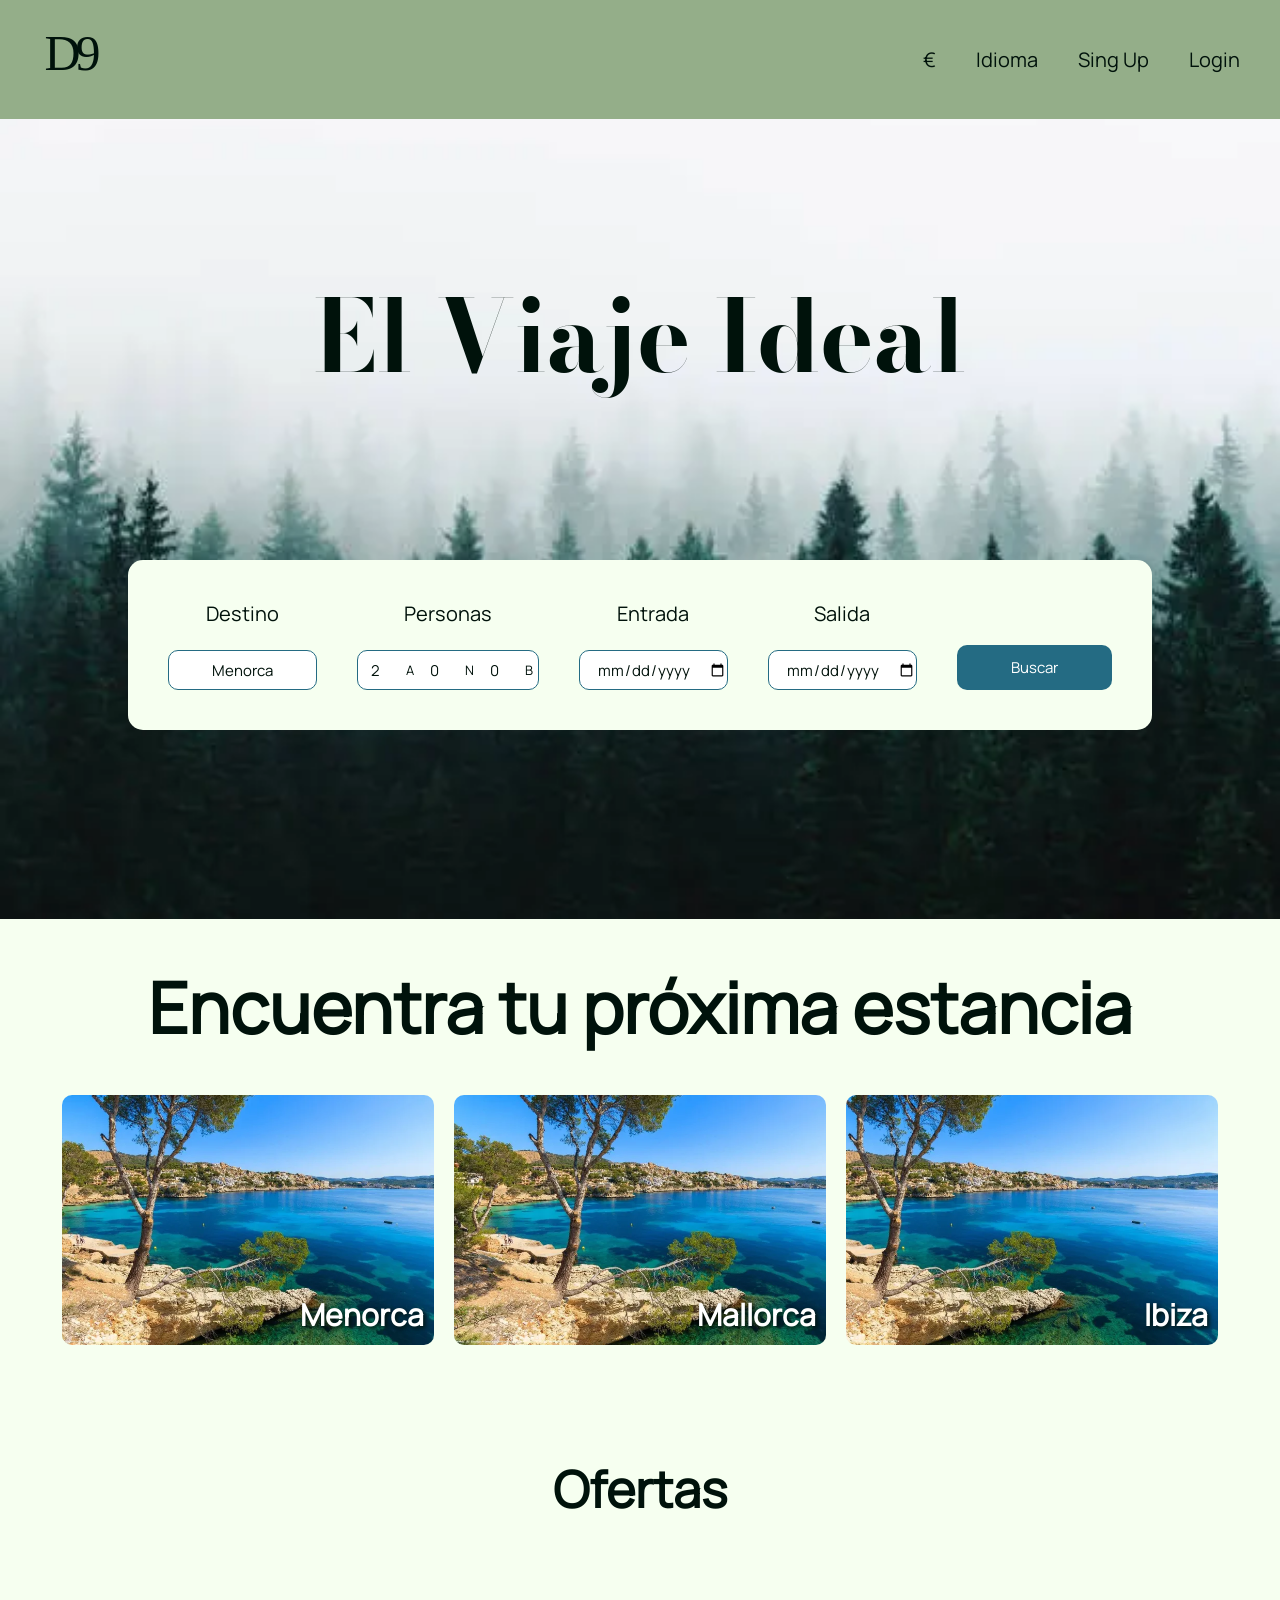
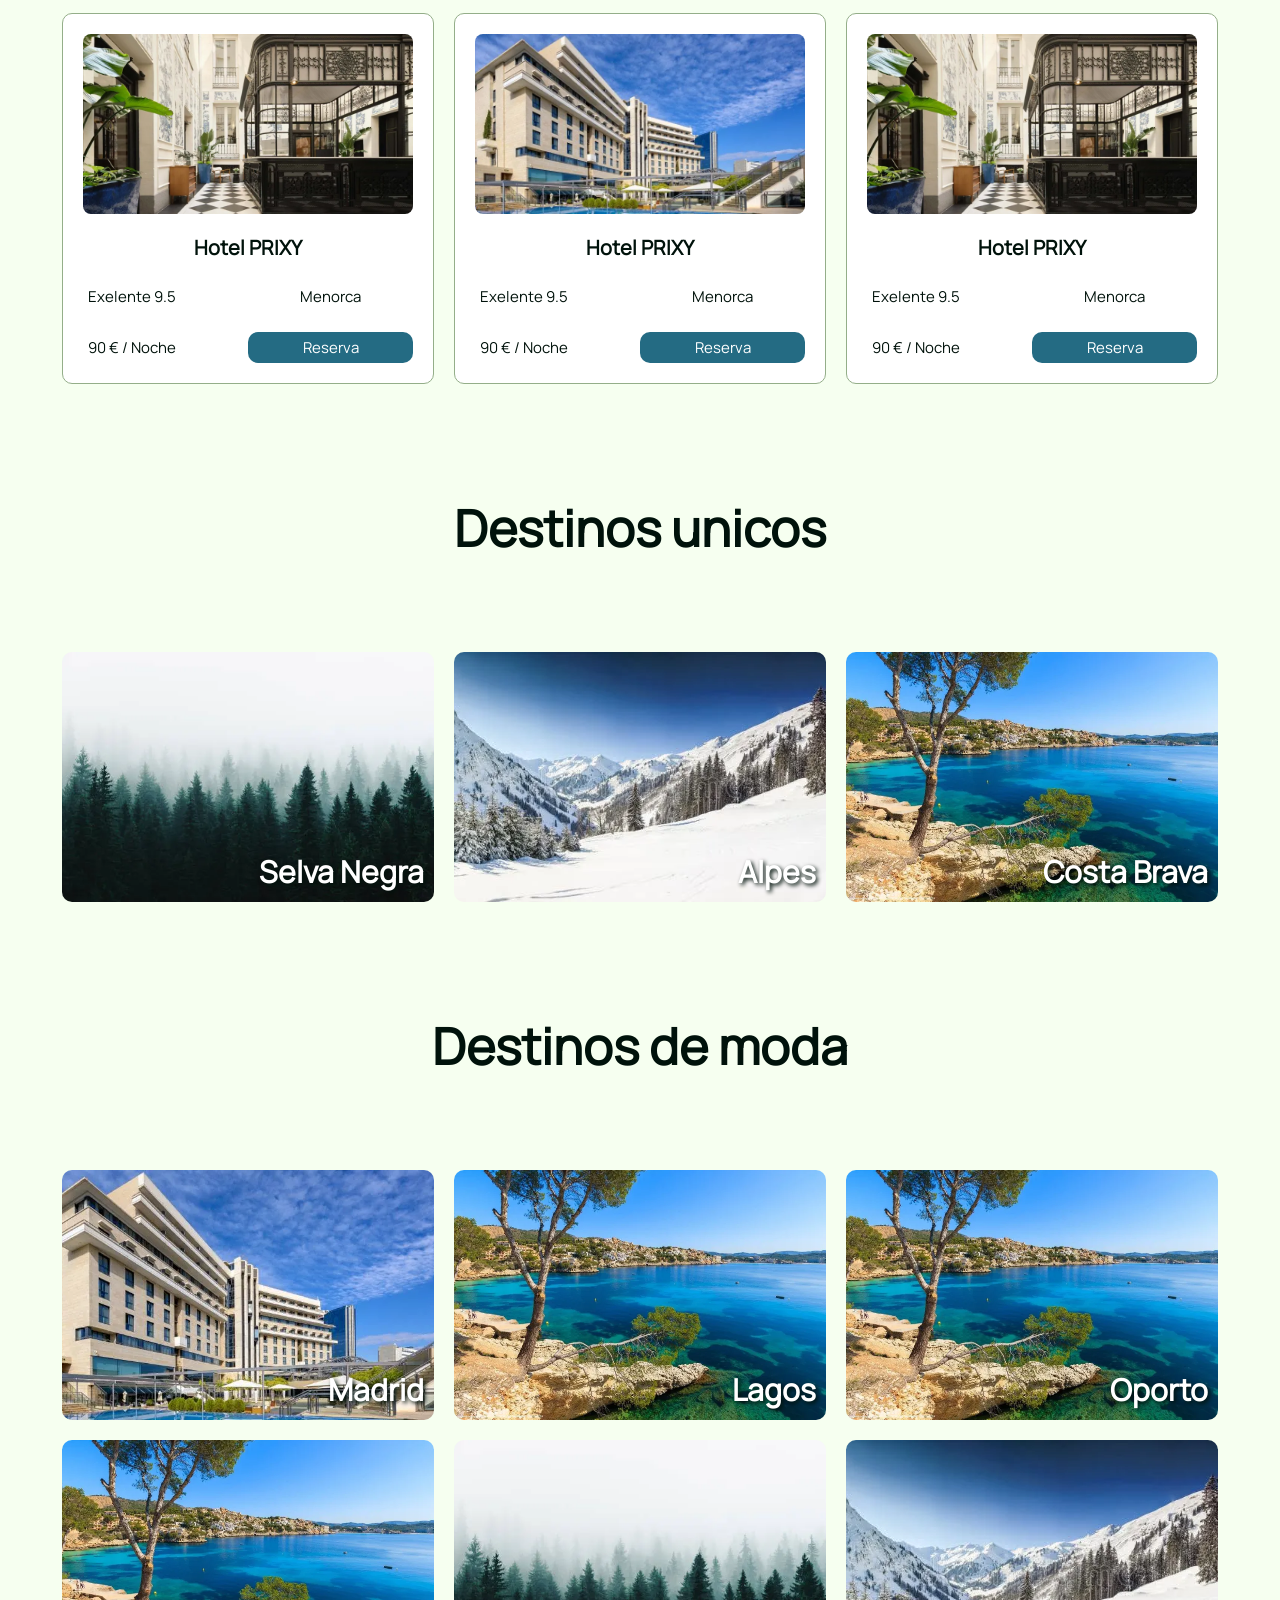
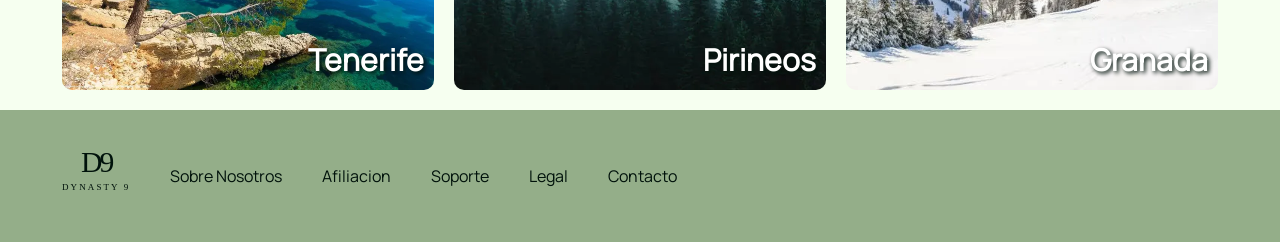
<file: dynasty9/index.html>
<!DOCTYPE html>
<html lang="es">
<head>
    <meta charset="UTF-8">
    <meta name="viewport" content="width=device-width, initial-scale=1.0">
    <title>Dynasty 9</title>
    <link rel="icon" href="assets/img/favicon.svg" type="image/x-icon">
    <link rel="stylesheet" href="assets/css/header.css">
    <link rel="stylesheet" href="assets/css/index.css">
    <link rel="stylesheet" href="assets/css/footer.css">
    <script src="assets/js/menu.js" defer></script>
</head>
<body>
    <header>
        <a href="#home"><img src="assets/img/logo-monograma-claro.svg" alt="Dynasty 9 Logo" class="logo"></a>
        <button type="button" class="menu"><img src="assets/img/menu.svg" alt="menu"></button>
        <nav class="lMenu">
            <a href="#">€</a>
            <a href="#">Idioma</a>
            <a href="#">Sing Up</a>
            <a href="#">Login</a>
        </nav>
    </header>
    <main>
        <section id="home">
            <h1>El Viaje Ideal</h1>
            <form action="" method="get">
                <div class="buscar">
                    <label for="destino">Destino</label>
                    <input type="text" id="destino" name="destino" value="Menorca" required>
                </div>
                <div class="buscar">
                    <label for="adultos">Personas</label>
                    <div class="personas">
                        <span><input type="number" id="adultos" name="adultos" min="1" value="2" required> A</span>
                        <span><input type="number" id="ninos" name="ninos" min="0" value="0" required> N</span>
                        <span><input type="number" id="bebes" name="bebes" min="0" value="0" required> B</span>
                    </div>
                </div>
                <div class="buscar">
                    <label for="entrada">Entrada</label>
                    <input type="date" id="entrada" name="entrada" required>
                </div>
                <div class="buscar">
                    <label for="salida">Salida</label>
                    <input type="date" id="salida" name="salida" required>
                </div>
                <button type="submit">Buscar</button>
            </form>
        </section>
        <section id="estancias">
            <h2>Encuentra tu próxima estancia</h2>
            <article class="destino menorca">
                <h4>Menorca</h4>
            </article>
            <article class="destino menorca centro">
                <h4>Mallorca</h4>
            </article>
            <article class="destino menorca izquierda">
                <h4>Ibiza</h4>
            </article>
        </section>
        <section id="ofertas">
            <h3>Ofertas</h3>
            <article>
                <div class="foto hotel1"></div>
                <h4>Hotel PRIXY</h4>
                <p>Exelente 9.5</p>
                <p>Menorca</p>
                <p>90 € / Noche</p>
                <button>Reserva</button>
            </article>
            <article>
                <div class="foto hotel2"></div>
                <h4>Hotel PRIXY</h4>
                <p>Exelente 9.5</p>
                <p>Menorca</p>
                <p>90 € / Noche</p>
                <button>Reserva</button>
            </article>
            <article>
                <div class="foto hotel1"></div>
                <h4>Hotel PRIXY</h4>
                <p>Exelente 9.5</p>
                <p>Menorca</p>
                <p>90 € / Noche</p>
                <button>Reserva</button>
            </article>
        </section>
        <section id="unicos">
            <h3>Destinos unicos</h3>
            <article class="destino selva">
                <h4>Selva Negra</h4>
            </article>
            <article class="destino alpes">
                <h4>Alpes</h4>
            </article>
            <article class="destino menorca">
                <h4>Costa Brava</h4>
            </article>
        </section>
        <section id="moda">
            <h3>Destinos de moda</h3>
            <article class="destino hotel2">
                <h4>Madrid</h4>
            </article>
            <article class="destino menorca">
                <h4>Lagos</h4>
            </article>
            <article class="destino menorca">
                <h4>Oporto</h4>
            </article>
            <article class="destino menorca">
                <h4>Tenerife</h4>
            </article>
            <article class="destino selva">
                <h4>Pirineos</h4>
            </article>
            <article class="destino alpes">
                <h4>Granada</h4>
            </article>
        </section>
    </main>
    <footer>
        <a href="#home"><img src="assets/img/logo-claro.svg" alt="Dynasty 9 Logo" class="logo2"></a>
        <a href="#">Sobre Nosotros</a>
        <a href="#">Afiliacion</a>
        <a href="#">Soporte</a>
        <a href="#">Legal</a>
        <a href="#">Contacto</a>
    </footer>
</body>
</html>
</file>
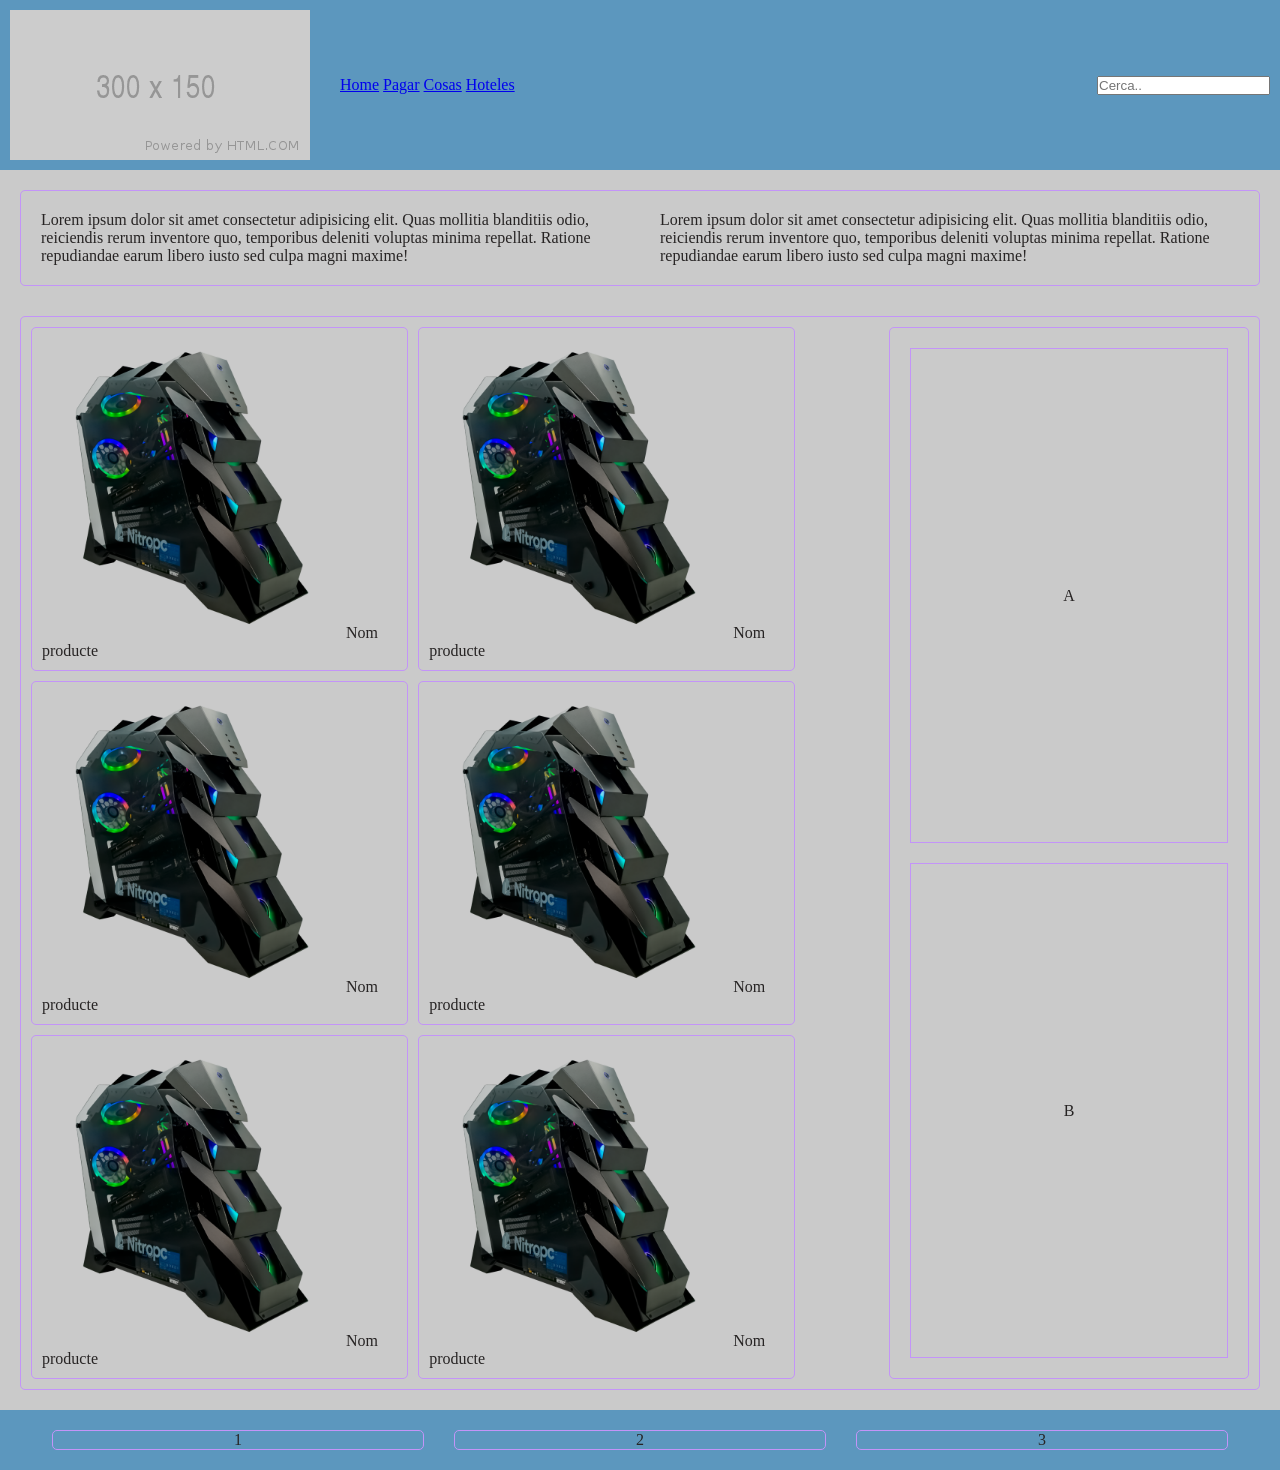
<file: prova_css/flex/index.html>
<!DOCTYPE html>
<html lang="en">
<head>
    <meta charset="UTF-8">
    <meta name="viewport" content="width=device-width, initial-scale=1.0">
    <title>Prova-Flex/Grid</title>
    <link rel="stylesheet" href="css/flex.css">
</head>
<body>
    <header>

        <img src="img/logo.png" alt="logo">
        <nav>
            <div>
                <a href="#">Home</a>
                <a href="#">Pagar</a>
                <a href="#">Cosas</a>
                <a href="#">Hoteles</a>   
            </div>
            
            <input type="search" name="search" placeholder="Cerca..">
        </nav>

    </header>

    <main>

        <section>
            <p>Lorem ipsum dolor sit amet consectetur adipisicing elit. Quas mollitia blanditiis odio, reiciendis rerum inventore
                quo, temporibus deleniti voluptas minima repellat. Ratione repudiandae earum libero iusto sed culpa magni maxime!
            </p>
            <p>Lorem ipsum dolor sit amet consectetur adipisicing elit. Quas mollitia blanditiis odio, reiciendis rerum inventore
                quo, temporibus deleniti voluptas minima repellat. Ratione repudiandae earum libero iusto sed culpa magni maxime!
            </p>   
        </section>
        
        <section>
            <div>
                <article>
                    <img src="img/product.png" alt="product">
                    <span>Nom producte</span>   
                </article>
                <article>
                    <img src="img/product.png" alt="product">
                    <span>Nom producte</span>
                </article>
                <article>
                    <img src="img/product.png" alt="product">
                    <span>Nom producte</span>
                </article>
                <article>
                    <img src="img/product.png" alt="product">
                    <span>Nom producte</span>
                </article> 
                <article>
                    <img src="img/product.png" alt="product">
                    <span>Nom producte</span>
                </article>
                <article>
                    <img src="img/product.png" alt="product">
                    <span>Nom producte</span>
                </article>
            </div>
            <aside>
                <div>A</div>
                <div>B</div>   
            </aside>
        </section>
        
    </main>
    <footer>
        <section>1</section>
        <section>2</section>
        <section>3</section>
    </footer>
</body>
</html>
</file>
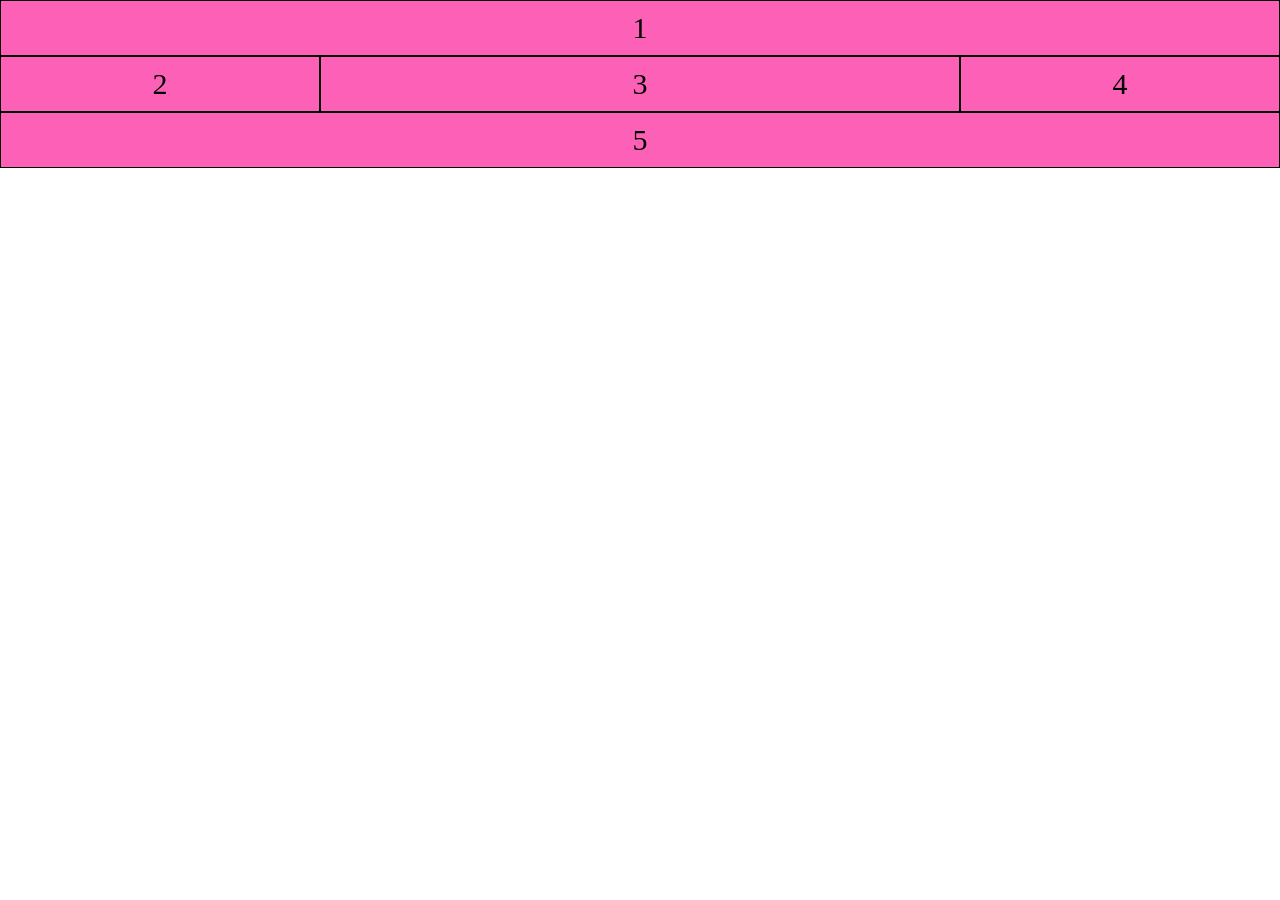
<file: prova_css/grid/grid.html>
<!DOCTYPE html>
<html lang="en">
<head>
    <meta charset="UTF-8">
    <meta name="viewport" content="width=device-width, initial-scale=1.0">
    <title>Grid</title>
    <link rel="stylesheet" href="css/grid.css">
</head>
<body>
    <main>
        <div id="div1">1</div>
        <div id="div2">2</div>
        <div id="div3">3</div>
        <div id="div4">4</div>
        <div id="div5">5</div>
        <!-- <div id="">6</div>
        <div id="">7</div>
        <div id="">8</div>
        <div id="">9</div>  -->
    </main>
    
</body>
</html>
</file>
<file: dynasty9/assets/css/header.css>
/* FONTS */
@font-face {
    font-family: 'Bodoni Moda';
    src: url('../fonts/Bodoni_Moda/BodoniModa-VariableFont_opsz\,wght.ttf');
}

@font-face {
    font-family: 'Manrope';
    src: url('../fonts/Manrope/static/Manrope-Regular.ttf');
}

/* COLORS */
/* v = verde */
:root {
    --vsalvia: #94AE89;
    --vFlojo: #F6FFF0;
    --onyx: #00120B;
    --blanco: #FFFFFF;
    --azul: #246B83;
}

* {
    padding: 0;
    margin: 0;
    box-sizing: border-box;
    font-family: 'Manrope', sans-serif;
    color: var(--onyx);
}

header {
    position: relative;
    display: flex;
    align-items: center;
    justify-content: space-between;
    padding: 20px;
    background-color: var(--vsalvia);
    width: 100%;
}

.logo {
    width: 100px;
    height: auto;
}

.menu {
    display: block;
    padding: 0;
    border: 0;
    background: none;
    cursor: pointer;
}

.menu img {
    display: block;
    width: 26px;
    height: 26px;
}

.menu.activo {
    opacity: 0.5;
}

.lMenu {
    display: none;
    position: absolute;
    top: 100%;
    left: 0;
    right: 0;
    flex-direction: column;
    background-color: var(--vsalvia);
}

.lMenu a {
    padding: 14px 20px;
    color: var(--onyx);
}

.lMenu.abierto {
    display: flex;
}

@media (min-width: 600px) {

    .menu {
        display: none;
    }

    .lMenu {
        position: static;
        display: flex;
        flex-direction: row;
        gap: 40px;
        padding: 20px;
        background-color: transparent;
    }

    .lMenu a {
        padding: 0;
    }
}
</file>
<file: dynasty9/assets/css/index.css>
h1{
    font-family: 'Bodoni Moda', sans-serif;
    font-weight: 1500;
}

a {
    text-decoration: none;
}

#home {
    display: flex;
    flex-direction: column;
    align-items: center;
    padding: 40px;
    background-image: url(../img/bosque.png);
    background-repeat: no-repeat;
    background-position: center;
    background-size: cover;
    height: calc(100vh - 100px);
}

h1 {
    font-size: 50px;
    text-align: center;
    padding: 100px;
}

#home > form {
    position: absolute;
    bottom: 170px;
    display: flex;
    width: 80%;
    flex-wrap: wrap;
    padding: 10px;
    border-radius: 15px;
    background-color: var(--vFlojo);
}

#home > form > .buscar {
    display: flex;
    flex-direction: column;
    gap: 5px;
    width: 50%;
    text-align: center;
    padding: 5px;
}

.buscar label, .buscar input {
    width: 100%;
    padding: 5px;
    text-align: center;
    border-radius: 10px;
}

.buscar input {
    border: 1px solid var(--azul);
}

.buscar label {
    color: var(--onyx);
}

.buscar .personas {
    display: flex;
    align-items: center;
    justify-content: center;
    gap: 8px;
    padding: 5px;
    border: 1px solid var(--azul);
    border-radius: 10px;
    background-color: var(--blanco);
}

.buscar .personas span {
    display: flex;
    align-items: center;
    gap: 3px;
    font-size: 13px;
}

.buscar .personas input {
    width: 40px;
    padding: 0;
    border: none;
    background: transparent;
}

#home > form > button {
    width: 100%;
    border: 1px;
    background-color: var(--azul);
    color: var(--blanco);
    padding: 8px;
    margin-top: 20px;
    margin-bottom: 5px;
    border-radius: 10px;
}

main {
    background-color: var(--vFlojo);
}

main > h2 {
    text-align: center;
    font-size: 35px;
    padding: 20px;
}

main h3 {
    font-size: 30px;
}

#estancias, #ofertas, #unicos, #moda {
    display: flex;
    flex-direction: column;
    align-items: center;
    width: 100%;
    padding: 20px;
    gap: 20px;
}

#estancias > h2, #unicos > h3, #moda > h3 {
    width: 100%;
    text-align: center;
}

#estancias > h2 {
    font-size: 35px;
    padding: 20px;
}

.destino {
    position: relative;
    width: 100%;
    height: 250px;
    background-repeat: no-repeat;
    background-position: center;
    background-size: cover;
    border-radius: 10px;
}

.destino h4 {
    color: var(--blanco);
    text-align: right;
    padding: 10px;
    position: absolute;
    bottom: 0;
    right: 0;
    text-shadow: 2px 2px 4px var(--onyx);
}

.menorca {
    background-image: url(../img/menorca.png);
}

.menorca.centro {
    background-position: 0% 50%;
}

.menorca.izquierda {
    background-position: 100% 50%;
}

.selva {
    background-image: url(../img/bosque.png);
}

.alpes {
    background-image: url(../img/p-claro.png);
}

.hotel1 {
    background-image: url(../img/hotel.png);
}

.hotel2 {
    background-image: url(../img/hotel-2.png);
}

.foto {
    width: 100%;
    height: 180px;
    background-repeat: no-repeat;
    background-position: center;
    background-size: cover;
    border-radius: 8px;
}

.hoteles {
    width: 100%;
}

#ofertas > article {
    padding: 20px;
    background-color: var(--blanco);
    border-radius: 10px;
    border: 1px solid var(--vsalvia);
    display: flex;
    flex-wrap: wrap;
    gap: 20px;
    justify-content: space-between;
}

#ofertas > article > h4 {
    text-align: center;
    width: 100%;
    font-size: 20px;
}

#ofertas > article > p {
    width: calc(50% - 20px);
    font-size: 15px;
    padding: 5px;
}

#ofertas > article > p:nth-of-type(2) {
    text-align: center;
    width: 50%;
}

#ofertas > article > button {
    text-align: right;
    width: 50%;
    border-radius: 10px;
    border: 1px;
    background-color: var(--azul);
    color: var(--blanco);
    padding: 5px;
    text-align: center;
    font-size: 15px;
}

@media (min-width: 600px) {
    p, label, a{
        font-size: 20px;
    }
    h1 {
        padding-top: 100px;
        font-size: 80px;
    }

    main > h2 {
        padding-top: 100px;
        font-size: 70px;
    }
    main h3 {
        font-size: 50px;
        padding: 70px;
    }
    h4 {
        font-size: 30px;
    }

    #ofertas{
        flex-direction: row;
        flex-wrap: wrap;
        align-items: center;
        justify-content: center;
    }
    #ofertas > h3 {
        width: 100%;
        text-align: center;
    }
    #ofertas > article {
        width: 30%;
    }

    #estancias > h2 {
        font-size: 70px;
    }

    #estancias > h3,
    #unicos > h3,
    #moda > h3 {
        width: 100%;
        text-align: center;
    }
    #estancias, #unicos {
        flex-direction: row;
        flex-wrap: wrap;
        align-items: center;
        justify-content: center;
    }
    #estancias > article,
    #unicos > article {
        width: 30%;
    }
    #moda {
        flex-direction: row;
        flex-wrap: wrap;
        align-items: center;
        justify-content: center;
    }
    #moda > article {
        width: 30%;
    }
}

@media (min-width: 1000px) {
    h1 {
        padding-top: 100px;
        font-size: 100px;
    }

    #home > form {
        flex-direction: row;
        flex-wrap: nowrap;
        padding: 20px;
        align-items: flex-end;
    }

    #home > form > .buscar {
        display: flex;
        flex-direction: column;
        justify-content: space-between;
        gap: 10px;
        width: 100%;
        text-align: center;
        padding: 20px;
    }

    .buscar label,
    .buscar input {
        width: 100%;
        padding: 0;
        text-align: center;
        border-radius: 10px;
        height: 40px;
    }

    .buscar input{
        font-size: 15px;
    }

    .buscar .personas {
        height: 40px;
    }

    #home > form > button {
        width: 100%;
        border: 1px;
        background-color: var(--azul);
        color: var(--blanco);
        padding: 0;
        margin-top: 0;
        margin-bottom: 0;
        border-radius: 10px;
        height: 5vh;
        font-size: 15px;
        margin: 20px;
    }
}
</file>
<file: dynasty9/assets/css/footer.css>
footer {
    background-color: var(--vsalvia);
    display: flex;
    flex-direction: column;
    align-items: center;
    gap: 12px;
    padding: 30px 20px;
    text-align: center;
}

footer > a {
    color: var(--onyx);
    font-size: 16px;
}

footer > a:first-of-type {
    display: inline-flex;
    margin-bottom: 10px;
}

footer .logo2 {
    display: block;
    width: 110px;
    height: auto;
}

@media (min-width: 850px) {
    footer {
        flex-direction: row;
        align-items: center;
        justify-content: flex-start;
        gap: 40px;
        padding: 40px 60px;
    }

    footer .logo2 {
        width: 70px;
    }
}
</file>
<file: prova_css/flex/css/flex.css>
:root{
    --blau: rgb(92, 151, 190);
    --beig: rgb(202, 202, 202);
    --negre: rgb(39, 36, 36);
    --lila: rgb(195, 148, 248);   
}

*{
    margin: 0;
    padding: 0;
    box-sizing: border-box;
}

body{
    background-color: var(--beig);
    color: var(--negre);
    
}

img{
    width: 300px;
}

header, footer{
    background-color: var(--blau);
}

header{
    padding: 10px;
    /* height: 250px; */
}

header, header>nav{
    display: flex;
    flex-direction: column;
    align-items: center;
    gap: 10px;
}
header>nav{
    /* gap: 10px; */
}
main{
    padding: 20px;
    display: flex;
    flex-direction: column;
    gap: 30px;
    padding: 20px;
}

section, article, aside{
    border: 1px solid var(--lila);
    border-radius: 5px;
}
main section{
    display: flex;
    flex-direction: column;
    gap: 20px;
    padding: 10px;
}
main section p {
    padding: 10px;
}
main section div{
    display: flex;
    flex-direction: column;
    gap: 10px;
}
main section aside {
    padding: 10px;
    display: flex;
    flex-direction: column;
    gap: 10px;
}
main section aside div{
    padding: 10px;
    border: 1px solid var(--lila);
}

footer{
    padding: 20px;
    display: flex;
    flex-direction: column;
    align-items: center;
    gap: 30px;
}
footer section{
    width: 80%;
    text-align: center;
}

@media (min-width: 600px){
    header{
        flex-direction: row;
        justify-content: center;
        gap: 30px;
    }

    main section:nth-child(1){
        display: flex;
        flex-direction: row;
    }
    main section aside{
        display: flex;
        flex-direction: row;
        justify-content: center;
        padding: 20px;
    }
    main section aside div{
        width: 50%;
        text-align: center;
    }

    footer{
        flex-direction: row;
        flex-wrap: wrap;
        justify-content: center;
    }
    footer section{
        width: 40%;
    }
    footer section:nth-child(3){
        width: calc(80% + 30px);
    }
}

@media (min-width: 1024px){
    header > nav{
        flex-direction: row;
        justify-content: space-between;
        width: 100%;
    }
    header{
        justify-content: space-between;
    }

    main section:nth-child(2){
        display: flex;
        flex-direction: row;
    }
    main section:nth-child(2) div{
        width: 70%;
        display: flex;
        flex-direction: row;
        flex-wrap: wrap;
        gap: 10px;
    }
    main section:nth-child(2) div article{
        width: 45%;
        padding: 10px;
    }
    main section:nth-child(2) aside{
        width: 30%;
        display: flex;
        flex-direction: column;
        align-items: center;
        gap: 20px;
    }
    
    main section:nth-child(2) aside div {
        display: flex;
        justify-content: center;
        align-items: center;
        width: 100%;
        height: 50%;
    }

    footer section{
        width: 30%;
    }
    footer section:nth-child(3) {
        width: 30%;
    }
}
</file>
<file: prova_css/grid/css/grid.css>
*{
    box-sizing: border-box;
    margin: 0;
    padding: 0;
}
main{
    display: grid;
    grid-template-columns: 1fr 2fr 1fr;
    grid-template-rows: repeat(3, 1fr);
    grid-template-areas:
        "header header  header"
        "left main  right"
        "footer  footer footer";
}

main div{
    background-color: rgb(253, 97, 183);
    border: 1px solid black;
    padding: 10px;
    text-align: center;
    font-size: 30px;
}
#div1{
    grid-area: header;
}
#div2{
    grid-area: left;
}
#div3{
    grid-area: main;
}
#div4{
    grid-area: right;
}
#div5{
    grid-area: footer;
}
</file>
